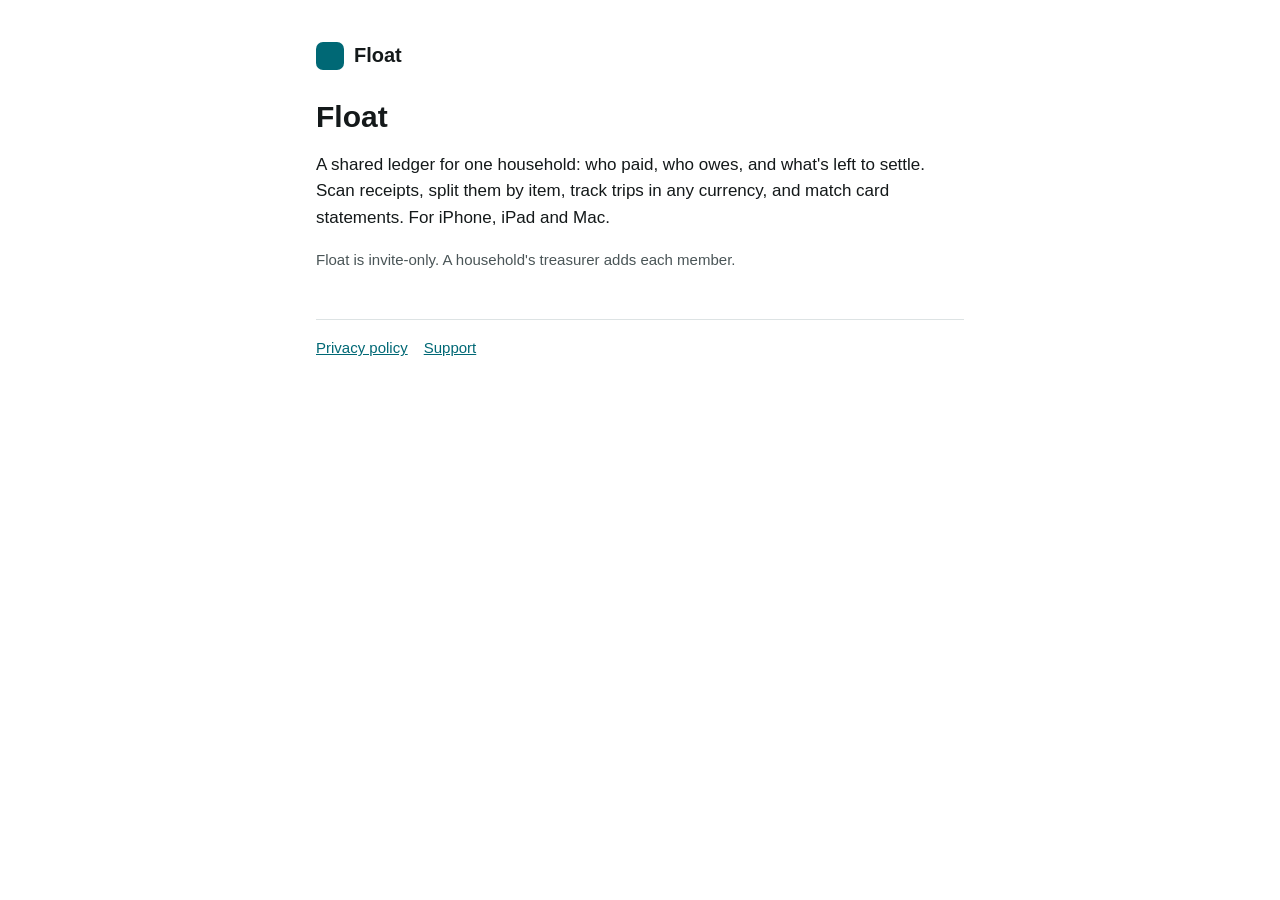
<file: index.html>
<!doctype html>
<html lang="en">
<head>
<meta charset="utf-8">
<meta http-equiv="Content-Security-Policy" content="default-src 'none'; script-src 'self'; style-src 'self'; img-src 'self'; base-uri 'none'; form-action 'none'">
<meta name="referrer" content="no-referrer">
<meta name="viewport" content="width=device-width, initial-scale=1">
<title>Float</title>
<meta name="description" content="Float is a shared ledger for one invited household.">
<link rel="stylesheet" href="./style.css">
<script type="module" src="./forward.js"></script>
</head>
<body>
<main>
<header><span class="mark" aria-hidden="true"></span><a href="./">Float</a></header>
<p id="forward" role="status" hidden>Opening Float… If nothing happens, <a id="open-float" href="./">open Float</a>.</p>
<h1>Float</h1>
<p>A shared ledger for one household: who paid, who owes, and what's left to settle. Scan receipts, split them by item, track trips in any currency, and match card statements. For iPhone, iPad and Mac.</p>
<p class="muted">Float is invite-only. A household's treasurer adds each member.</p>
<footer class="muted"><a href="./privacy/">Privacy policy</a><a href="./support/">Support</a></footer>
</main>
</body>
</html>
</file>
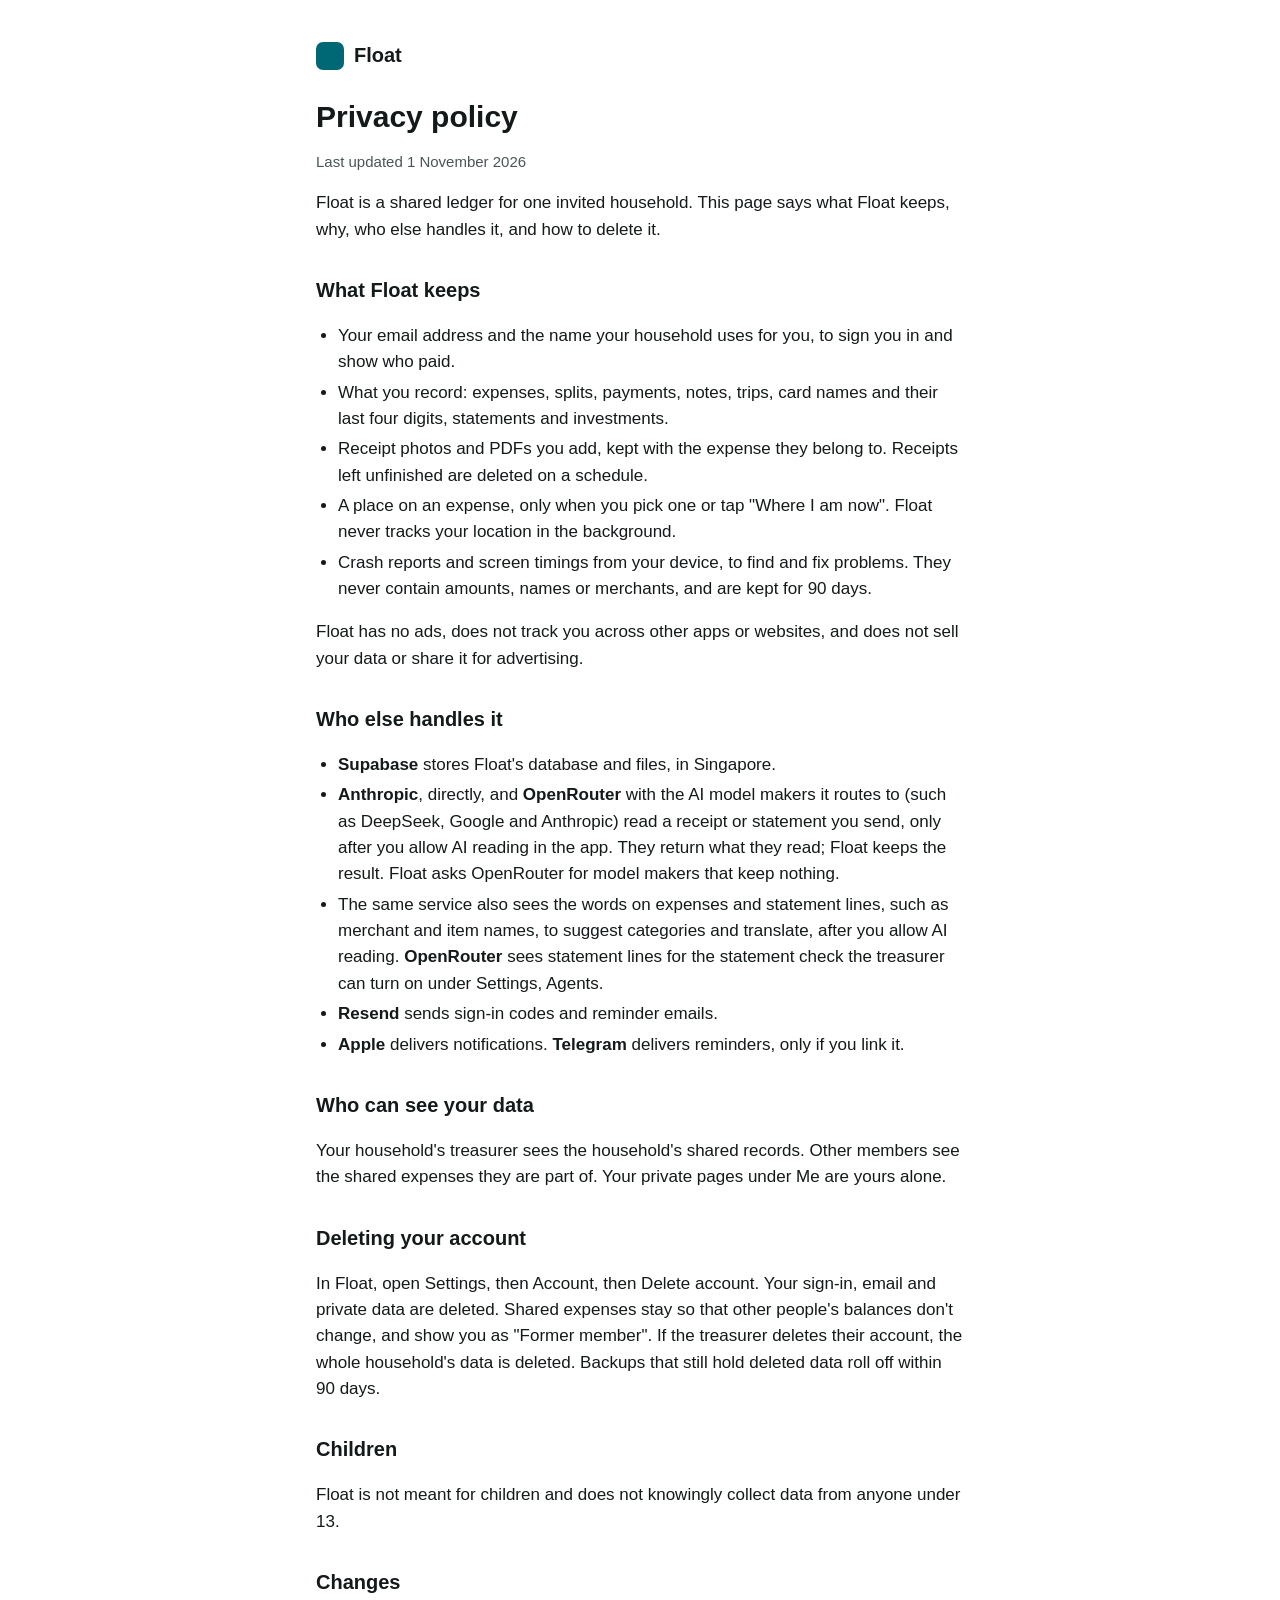
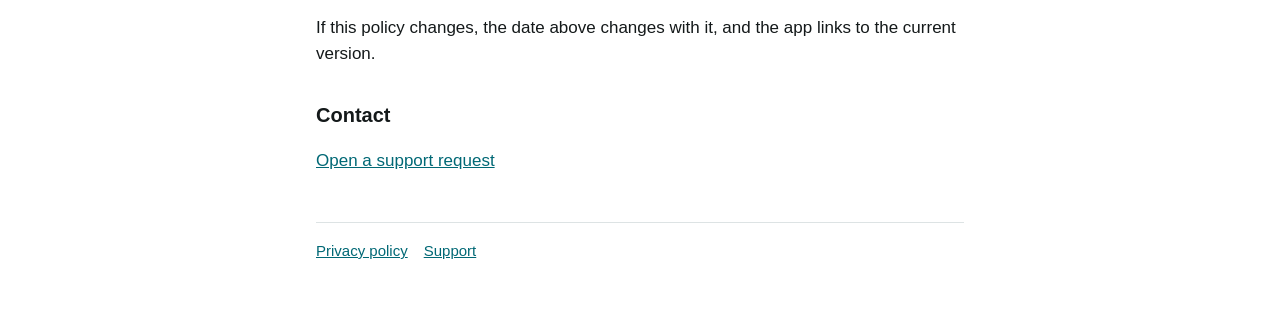
<file: privacy/index.html>
<!doctype html>
<html lang="en">
<head>
<meta charset="utf-8">
<meta name="viewport" content="width=device-width, initial-scale=1">
<title>Float privacy policy</title>
<meta name="description" content="What Float keeps, who handles it, and how to delete it.">
<link rel="stylesheet" href="../style.css">
</head>
<body>
<main>
<header><span class="mark" aria-hidden="true"></span><a href="../">Float</a></header>
<h1>Privacy policy</h1>
<p class="muted">Last updated 1 November 2026</p>
<p>Float is a shared ledger for one invited household. This page says what Float keeps, why, who else handles it, and how to delete it.</p>

<h2>What Float keeps</h2>
<ul>
<li>Your email address and the name your household uses for you, to sign you in and show who paid.</li>
<li>What you record: expenses, splits, payments, notes, trips, card names and their last four digits, statements and investments.</li>
<li>Receipt photos and PDFs you add, kept with the expense they belong to. Receipts left unfinished are deleted on a schedule.</li>
<li>A place on an expense, only when you pick one or tap "Where I am now". Float never tracks your location in the background.</li>
<li>Crash reports and screen timings from your device, to find and fix problems. They never contain amounts, names or merchants, and are kept for 90 days.</li>
</ul>
<p>Float has no ads, does not track you across other apps or websites, and does not sell your data or share it for advertising.</p>

<h2>Who else handles it</h2>
<ul>
<li><strong>Supabase</strong> stores Float's database and files, in Singapore.</li>
<li><strong>Anthropic</strong>, directly, and <strong>OpenRouter</strong> with the AI model makers it routes to (such as DeepSeek, Google and Anthropic) read a receipt or statement you send, only after you allow AI reading in the app. They return what they read; Float keeps the result. Float asks OpenRouter for model makers that keep nothing.</li>
<li>The same service also sees the words on expenses and statement lines, such as merchant and item names, to suggest categories and translate, after you allow AI reading. <strong>OpenRouter</strong> sees statement lines for the statement check the treasurer can turn on under Settings, Agents.</li>
<li><strong>Resend</strong> sends sign-in codes and reminder emails.</li>
<li><strong>Apple</strong> delivers notifications. <strong>Telegram</strong> delivers reminders, only if you link it.</li>
</ul>

<h2>Who can see your data</h2>
<p>Your household's treasurer sees the household's shared records. Other members see the shared expenses they are part of. Your private pages under Me are yours alone.</p>

<h2>Deleting your account</h2>
<p>In Float, open Settings, then Account, then Delete account. Your sign-in, email and private data are deleted. Shared expenses stay so that other people's balances don't change, and show you as "Former member". If the treasurer deletes their account, the whole household's data is deleted. Backups that still hold deleted data roll off within 90 days.</p>

<h2>Children</h2>
<p>Float is not meant for children and does not knowingly collect data from anyone under 13.</p>

<h2>Changes</h2>
<p>If this policy changes, the date above changes with it, and the app links to the current version.</p>

<h2>Contact</h2>
<p><a href="https://github.com/rynecheow/float-site/issues/new">Open a support request</a></p>
<footer class="muted"><a href="../privacy/">Privacy policy</a><a href="../support/">Support</a></footer>
</main>
</body>
</html>
</file>
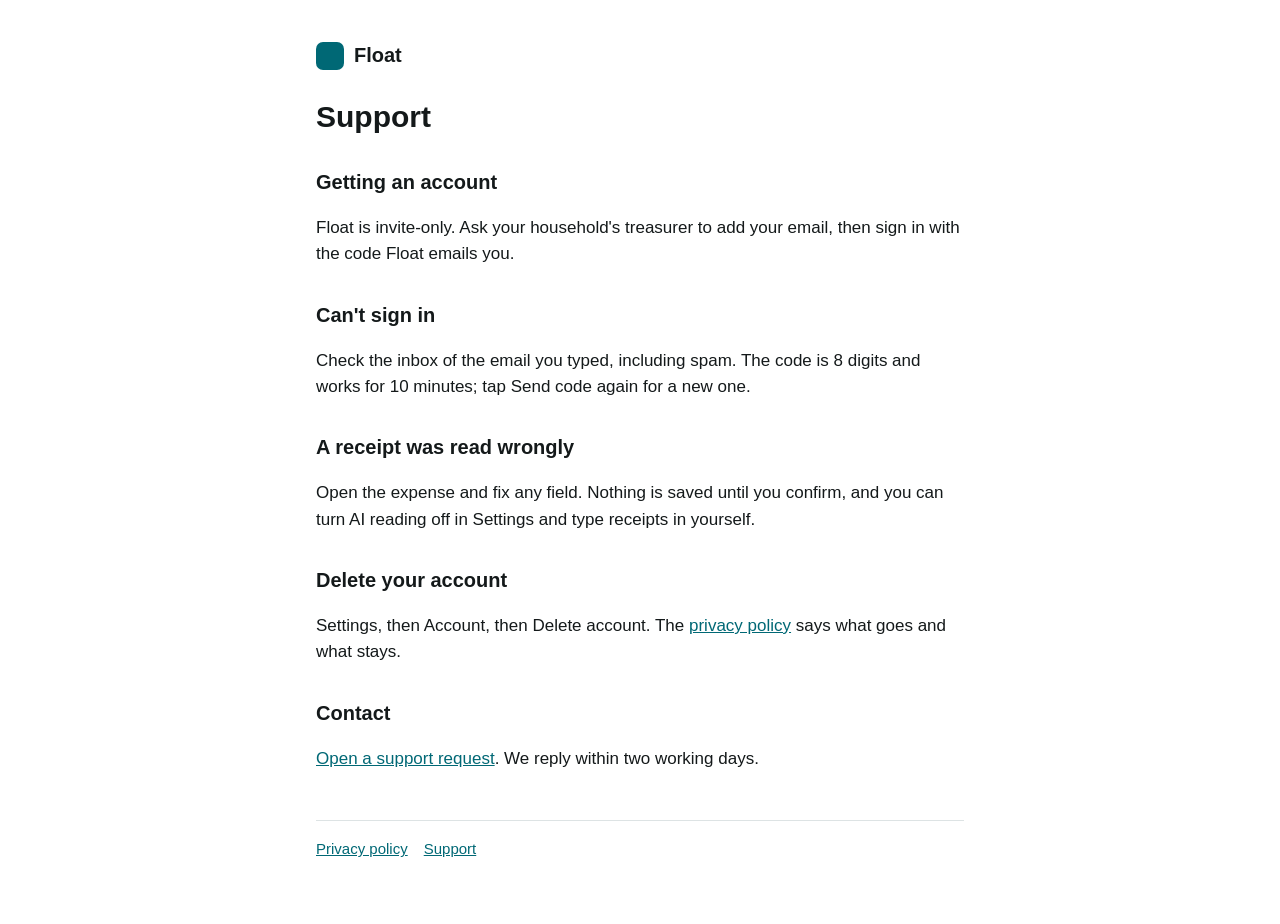
<file: support/index.html>
<!doctype html>
<html lang="en">
<head>
<meta charset="utf-8">
<meta name="viewport" content="width=device-width, initial-scale=1">
<title>Float support</title>
<meta name="description" content="Help with signing in, receipts and your account.">
<link rel="stylesheet" href="../style.css">
</head>
<body>
<main>
<header><span class="mark" aria-hidden="true"></span><a href="../">Float</a></header>
<h1>Support</h1>
<h2>Getting an account</h2>
<p>Float is invite-only. Ask your household's treasurer to add your email, then sign in with the code Float emails you.</p>
<h2>Can't sign in</h2>
<p>Check the inbox of the email you typed, including spam. The code is 8 digits and works for 10 minutes; tap Send code again for a new one.</p>
<h2>A receipt was read wrongly</h2>
<p>Open the expense and fix any field. Nothing is saved until you confirm, and you can turn AI reading off in Settings and type receipts in yourself.</p>
<h2>Delete your account</h2>
<p>Settings, then Account, then Delete account. The <a href="../privacy/">privacy policy</a> says what goes and what stays.</p>
<h2>Contact</h2>
<p><a href="https://github.com/rynecheow/float-site/issues/new">Open a support request</a>. We reply within two working days.</p>
<footer class="muted"><a href="../privacy/">Privacy policy</a><a href="../support/">Support</a></footer>
</main>
</body>
</html>
</file>
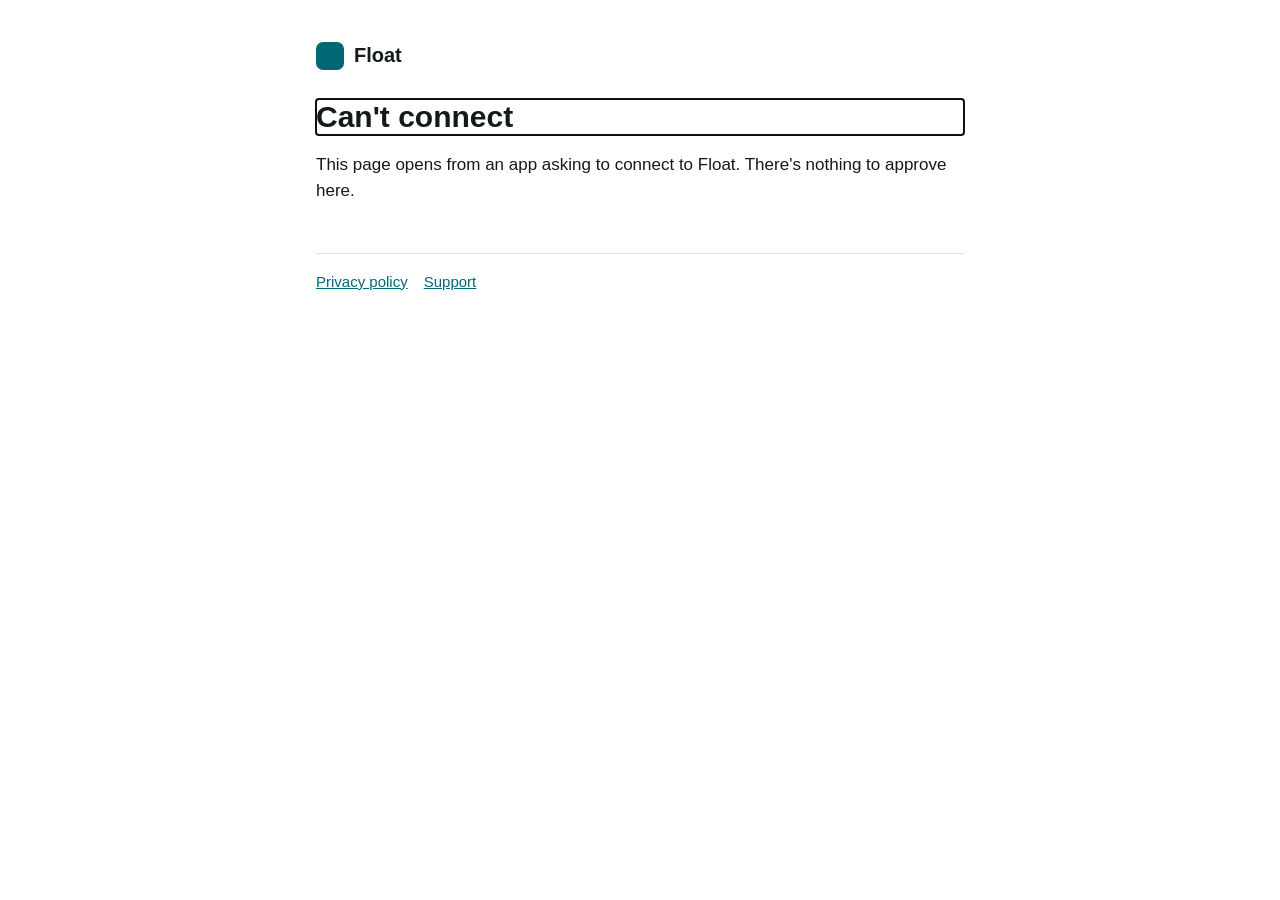
<file: oauth/consent/index.html>
<!doctype html>
<html lang="en">
<head>
<meta charset="utf-8">
<meta http-equiv="Content-Security-Policy" content="default-src 'none'; script-src 'self'; style-src 'self'; connect-src https://jfilqmwsnjskfgljspwc.supabase.co; img-src 'self'; base-uri 'none'; form-action 'none'">
<meta name="viewport" content="width=device-width, initial-scale=1">
<meta name="robots" content="noindex">
<meta name="referrer" content="no-referrer">
<title>Connect an app to Float</title>
<meta name="description" content="Approve or deny an app asking to connect to your Float household.">
<link rel="stylesheet" href="../../style.css">
<link rel="stylesheet" href="./consent.css">
<script src="./vendor/supabase-js-2.117.3.umd.js"></script>
<script type="module" src="./consent.js"></script>
</head>
<body>
<main>
<header><span class="mark" aria-hidden="true"></span><a href="../../">Float</a></header>

<section id="loading" aria-live="polite">
<p class="muted">Loading…</p>
</section>

<section id="signin" hidden>
<h1 tabindex="-1">Sign in to connect an app</h1>
<p>An app is asking to connect to your Float household. Sign in with the email you use for Float, and we'll send you a code.</p>
<form id="signin-form">
<label for="email">Email</label>
<input id="email" type="email" autocomplete="email" required>
<button type="submit" class="primary">Send code</button>
<p id="signin-error" class="error" role="alert"></p>
</form>
<p id="signin-message" class="muted"></p>
</section>

<section id="code" hidden>
<h1 tabindex="-1">Enter your code</h1>
<p id="code-message"></p>
<form id="code-form">
<label for="otp">Code from the email</label>
<input id="otp" inputmode="numeric" autocomplete="one-time-code" pattern="[0-9]{6,8}" minlength="6" maxlength="8" required>
<button type="submit" class="primary">Sign in</button>
<button type="button" id="code-back" class="secondary">Use another email</button>
<p id="code-error" class="error" role="alert"></p>
</form>
</section>

<section id="consent" hidden>
<div class="client"><img id="client-logo" alt="" width="48" height="48" hidden>
<h1 tabindex="-1"><span id="client-name"></span> wants to connect to Float</h1></div>
<p class="muted">Signed in as <span id="signed-in-as"></span>, treasurer. <button type="button" id="sign-out" class="link">Not you?</button></p>
<h2>It will be able to</h2>
<ul>
<li>Read your household's shared money: balances, expenses, cards, statements, trips and bills.</li>
<li>Make writes through Float's confirm, the same as you can in the app. Anything over S$1,000, and anything that can't be undone, waits for you to approve it in Float.</li>
</ul>
<h2>It will never</h2>
<ul>
<li>See members' personal spending, or your own accounts and investments.</li>
<li>See card numbers or bank details, or delete anyone's account.</li>
</ul>
<p class="muted">You can disconnect it at any time in Float: Settings, Privacy and security, Connected apps.</p>
<p id="consent-message" class="muted"></p>
<div class="actions">
<button type="button" id="approve" class="primary">Connect</button>
<button type="button" id="deny" class="secondary">Don't connect</button>
</div>
</section>

<section id="refused" hidden>
<h1 tabindex="-1">Can't connect</h1>
<p id="refused-message" role="alert"></p>
<button type="button" id="refused-deny" class="secondary" hidden>Tell the app no</button>
</section>

<section id="done" hidden>
<h1 tabindex="-1">Done</h1>
<p id="done-message" aria-live="polite"></p>
</section>

<footer class="muted"><a href="../../privacy/">Privacy policy</a><a href="../../support/">Support</a></footer>
</main>
</body>
</html>
</file>
<file: style.css>
:root{--bg:#fff;--ink:#14191a;--ink2:#4a5557;--teal:#006875;--line:#dde3e4}
@media (prefers-color-scheme:dark){:root{--bg:#0f1314;--ink:#eef2f2;--ink2:#a9b4b6;--teal:#34b8c9;--line:#2a3133}}
*{box-sizing:border-box}
body{margin:0;background:var(--bg);color:var(--ink);font:17px/1.55 -apple-system,BlinkMacSystemFont,"SF Pro Text","Helvetica Neue",Arial,sans-serif}
main{max-width:680px;margin:0 auto;padding:40px 16px 64px}
header{display:flex;align-items:center;gap:10px;margin-bottom:28px}
header a{color:var(--ink);text-decoration:none;font-weight:600;font-size:20px}
.mark{width:28px;height:28px;border-radius:7px;background:var(--teal)}
h1{font-size:30px;line-height:1.2;margin:0 0 6px}
h2{font-size:20px;margin:32px 0 8px}
p,li{color:var(--ink)}
.muted{color:var(--ink2);font-size:15px}
a{color:var(--teal)}
ul{padding-left:22px}
li{margin:4px 0}
footer{margin-top:48px;padding-top:16px;border-top:1px solid var(--line)}
footer a{margin-right:16px}
[hidden]{display:none!important}
</file>
<file: oauth/consent/consent.css>
form{display:flex;flex-direction:column;gap:10px;max-width:360px}
label{font-weight:600}
input{font:inherit;padding:10px 12px;border:1px solid var(--line);border-radius:10px;background:var(--bg);color:var(--ink)}
input:focus-visible,button:focus-visible{outline:2px solid var(--teal);outline-offset:2px}
button{font:inherit;min-height:44px;padding:0 18px;border-radius:22px;cursor:pointer}
button:disabled{opacity:.5;cursor:default}
.primary{background:var(--teal);color:var(--bg);border:none;font-weight:600}
.secondary{background:transparent;color:var(--ink);border:1px solid var(--line)}
.link{background:none;border:none;color:var(--teal);padding:0 4px;min-height:44px;min-width:44px;text-decoration:underline}
.actions{display:flex;gap:10px;flex-wrap:wrap;margin-top:20px}
.error{color:var(--ink);font-weight:600;min-height:1em}
[hidden]{display:none!important}
.client{display:flex;align-items:center;gap:14px;margin-bottom:6px}
.client h1{margin:0}
#client-logo{width:48px;height:48px;border-radius:11px;flex-shrink:0}
</file>
